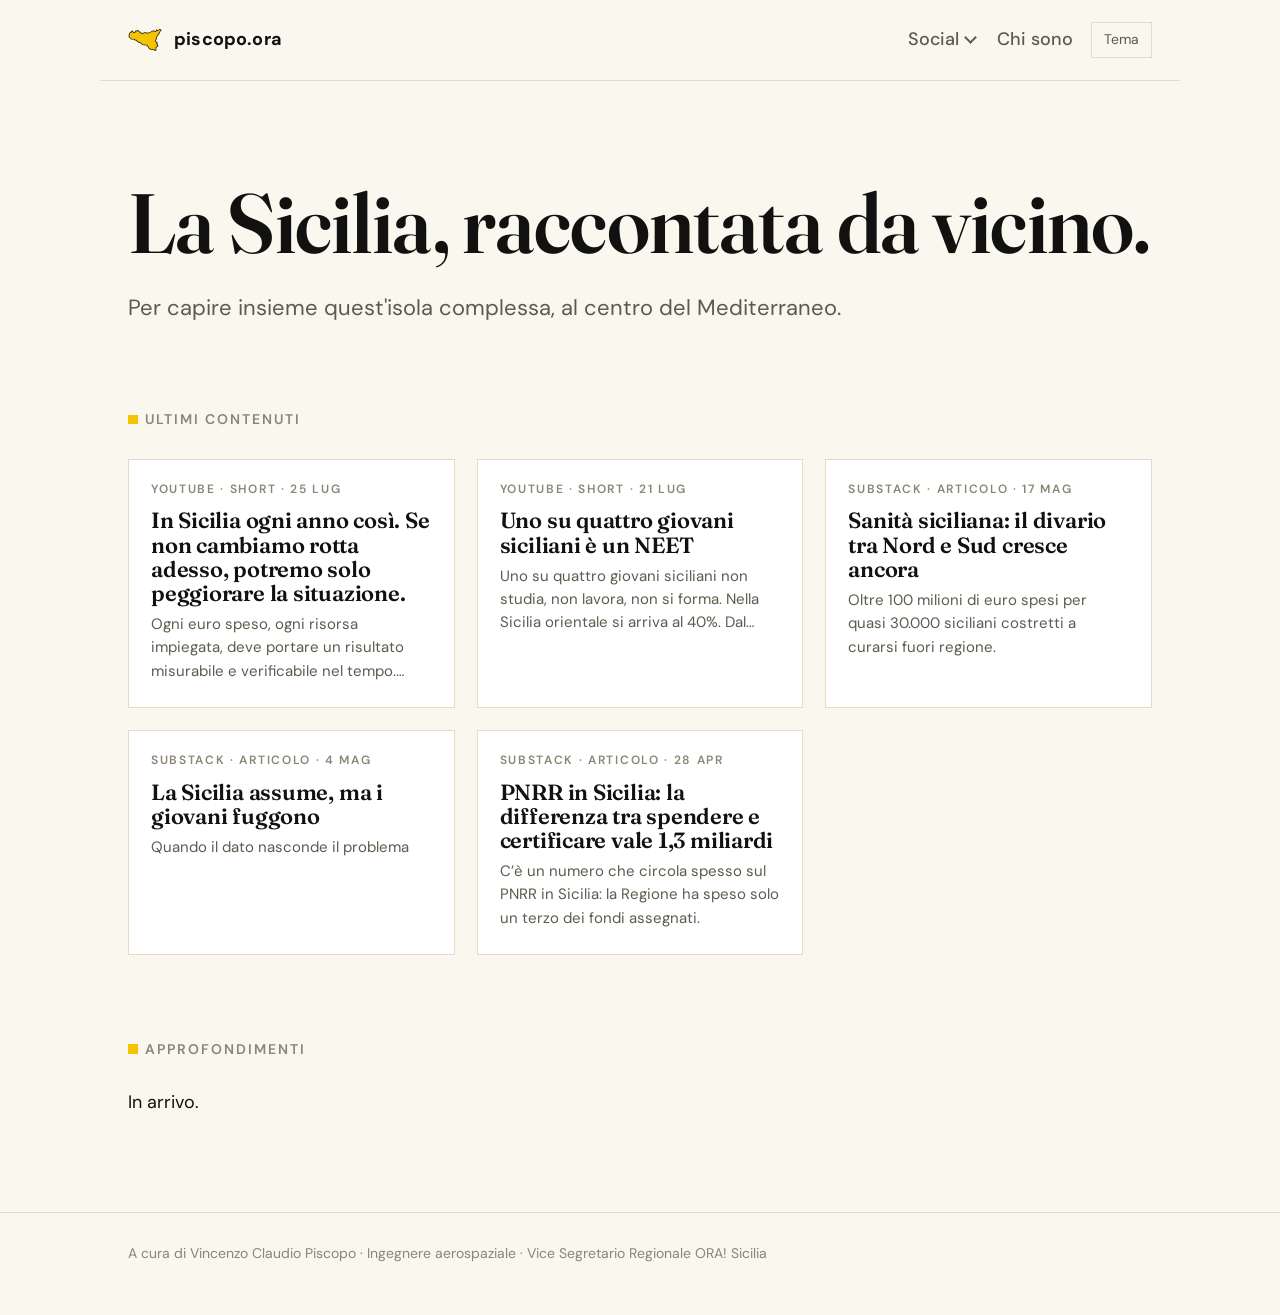
<file: index.html>
<!doctype html>
<html lang="it">
<head>
<meta charset="utf-8">
<meta name="viewport" content="width=device-width,initial-scale=1">
<title>piscopo.ora</title>
<meta name="description" content="Storia, analisi e dati su Palermo e la Sicilia, a cura di Vincenzo Claudio Piscopo.">
<link rel="icon" href="assets/favicon.svg?v=202611261100" type="image/svg+xml">
<link rel="icon" href="assets/favicon-32.png" sizes="32x32" type="image/png">
<link rel="apple-touch-icon" href="assets/apple-touch-icon.png">
<meta name="theme-color" content="#111110">
<link rel="stylesheet" href="assets/site.css?v=202611261100">
<script>try{var t=localStorage.getItem('tema');if(t)document.documentElement.dataset.theme=t}catch(e){}</script>
</head>
<body>
<div class="wrap top"><a class="brand" href="./"><img class="brand-ico" src="assets/favicon.svg?v=202611261100" alt="" width="34" height="34">piscopo.ora</a>
<nav><div class="dd"><button class="ddbtn" type="button" aria-haspopup="true" aria-expanded="false" aria-controls="ddsocial">Social</button><div class="ddmenu" id="ddsocial" hidden><a href="https://www.instagram.com/piscopo.ora/" target="_blank" rel="noopener">Instagram</a><a href="https://www.tiktok.com/@piscopo.ora" target="_blank" rel="noopener">TikTok</a><a href="https://www.facebook.com/orapiscopo" target="_blank" rel="noopener">Facebook</a><a href="https://www.threads.com/@piscopo.ora" target="_blank" rel="noopener">Threads</a><a href="https://substack.com/@vincenzoclaudiopiscopo" target="_blank" rel="noopener">Substack</a><a href="https://www.youtube.com/@VincenzoClaudio_Piscopo" target="_blank" rel="noopener">YouTube</a><a href="https://x.com/piscopoora" target="_blank" rel="noopener">X</a><a href="https://www.linkedin.com/in/vincenzoclaudiopiscopo" target="_blank" rel="noopener">LinkedIn</a></div></div><a href="https://piscopovincenzoclaudio.github.io" target="_blank" rel="noopener">Chi sono</a><button class="tbtn" onclick="toggleTheme()">Tema</button></nav></div>
<main>
 <section class="hero wrap">
  <h1>La Sicilia, raccontata da vicino.</h1>
  <p>Per capire insieme quest'isola complessa, al centro del Mediterraneo.</p>
 </section>
 <section class="wrap section-t" id="ultimi" hidden>
  <div class="label"><span class="sq"></span>Ultimi contenuti</div>
  <div class="feed" id="feed"></div>
 </section>
 <section class="wrap section-t" id="dati">
  <div class="label"><span class="sq"></span>Approfondimenti</div>
  <div class="cards" id="cards"></div>
 </section>
</main>
<footer><div class="wrap">A cura di Vincenzo Claudio Piscopo · Ingegnere aerospaziale · Vice Segretario Regionale ORA! Sicilia</div></footer>
<script>
(()=>{const b=document.querySelector('.ddbtn'),m=document.getElementById('ddsocial');const set=o=>{m.hidden=!o;b.setAttribute('aria-expanded',o)};b.addEventListener('click',e=>{e.stopPropagation();set(m.hidden)});document.addEventListener('click',e=>{if(!m.contains(e.target))set(false)});document.addEventListener('keydown',e=>{if(e.key==='Escape'){set(false);b.focus()}})})();
window.toggleTheme=()=>{const t=document.documentElement.dataset.theme==='scuro'?'chiaro':'scuro';document.documentElement.dataset.theme=t;try{localStorage.setItem('tema',t)}catch(e){}};
const esc=s=>String(s??'').replace(/[&<>"']/g,c=>({'&':'&amp;','<':'&lt;','>':'&gt;','"':'&quot;',"'":'&#39;'}[c]));
fetch('dati/feed.json',{cache:'no-cache'}).then(r=>r.json()).then(f=>{
 const it=(f.items||[]).slice(0,6);if(!it.length)return;
 const nomi={youtube:'YouTube',substack:'Substack'};
 document.getElementById('feed').innerHTML=it.map(i=>`<a class="fcard" href="${esc(i.url)}" target="_blank" rel="noopener">
  ${i.thumb?`<div class="fimg"><img src="${esc(i.thumb)}" alt="" loading="lazy" onerror="this.parentNode.remove()"></div>`:''}
  <div class="fbody"><div class="label">${esc(nomi[i.src]||i.src)} · ${esc(i.kind||'')} · ${new Date(i.date).toLocaleDateString('it-IT',{day:'numeric',month:'short'})}</div>
  <h3>${esc(i.title)}</h3>${i.text?`<p>${esc(i.text)}</p>`:''}</div></a>`).join('');
 document.getElementById('ultimi').hidden=false;
}).catch(()=>{});
fetch('dati/index.json',{cache:'no-cache'}).then(r=>r.json()).then(l=>{
 l.sort((a,b)=>(b.date||'').localeCompare(a.date||''));
 document.getElementById('cards').innerHTML=l.map(d=>`<a class="card" href="dati/${esc(d.slug)}/">
  <div class="label">${esc(d.area||'Sicilia')} · ${d.date?new Date(d.date).toLocaleDateString('it-IT',{day:'numeric',month:'short',year:'numeric'}):''}</div>
  <h3>${esc(d.title)}</h3><p>${esc(d.lead||'')}</p>
  ${d.headline?`<div class="big">${esc(d.headline.value)}</div><p>${esc(d.headline.text)}</p>`:''}</a>`).join('')||'<p>In arrivo.</p>';
}).catch(()=>{document.getElementById('cards').innerHTML='<p>In arrivo.</p>'});
</script>
</body>
</html>
</file>
<file: assets/site.css>
@font-face{font-family:'DM Sans';src:url('fonts/DMSans.ttf');font-weight:100 1000;font-display:swap}
@font-face{font-family:'Fraunces';src:url('fonts/Fraunces.ttf');font-weight:100 900;font-display:swap}
@font-face{font-family:'DM Mono';src:url('fonts/DMMono-Medium.ttf');font-weight:500;font-display:swap}

:root{
  --bg:#FAF7EF; --ink:#111110; --sub:#5F5A4E; --muted:#8A8576; --line:#E3DCC8;
  --track:#ECE6D6; --panel:#FFFFFF; --yel:#F5C400; --num:#111110;
  --serif:'Fraunces',Georgia,serif; --sans:'DM Sans',system-ui,sans-serif; --mono:'DM Mono',monospace;
}
[data-theme="scuro"]{
  --bg:#111110; --ink:#FAF7EF; --sub:#B9B3A3; --muted:#8A8576; --line:#2A2926;
  --track:#2A2926; --panel:#1C1B19; --num:#F5C400;
}
*{box-sizing:border-box;margin:0;padding:0}
html{scroll-behavior:smooth}
body{background:var(--bg);color:var(--ink);font-family:var(--sans);font-size:18px;line-height:1.55;-webkit-font-smoothing:antialiased}
h1,h2,h3,.serif{font-family:var(--serif);font-weight:600;font-variation-settings:'WONK' 0,'SOFT' 0;letter-spacing:-.01em;line-height:1.1}
a{color:inherit}
.wrap{max-width:1080px;margin:0 auto;padding:0 28px}
.sq{display:inline-block;width:.7em;height:.7em;background:var(--yel);margin-right:.55em;vertical-align:-.02em}
.hl{background:var(--yel);color:#111110;padding:0 .12em;box-decoration-break:clone;-webkit-box-decoration-break:clone}
.label{font-weight:600;font-size:14px;letter-spacing:.14em;text-transform:uppercase;color:var(--muted)}

/* header */
.top{display:flex;justify-content:space-between;align-items:center;padding-top:22px;padding-bottom:22px;border-bottom:1px solid var(--line)}
.brand{font-weight:700;text-decoration:none;letter-spacing:.01em;display:inline-flex;align-items:center;gap:12px}
.brand-ico{width:34px;height:34px;display:block;transition:transform .3s cubic-bezier(.2,.8,.2,1)}
.brand:hover .brand-ico{transform:rotate(-6deg) scale(1.08)}
.top nav{display:flex;align-items:center;white-space:nowrap}
.top nav a{margin-left:22px;text-decoration:none;color:var(--sub);font-weight:500}
.top nav a:hover{color:var(--ink)}
.tbtn{background:none;border:1px solid var(--line);color:var(--sub);font:inherit;font-size:14px;padding:6px 12px;cursor:pointer;margin-left:18px}
/* menu a tendina Social */
.dd{position:relative;margin-left:22px}
.ddbtn{background:none;border:0;font:inherit;font-weight:500;color:var(--sub);cursor:pointer;display:inline-flex;align-items:center;gap:7px;padding:0}
.ddbtn:after{content:'';width:7px;height:7px;border-right:2px solid currentColor;border-bottom:2px solid currentColor;transform:translateY(-2px) rotate(45deg);transition:transform .2s}
.ddbtn[aria-expanded="true"]:after{transform:translateY(2px) rotate(-135deg)}
.ddbtn:hover,.ddbtn[aria-expanded="true"]{color:var(--ink)}
.ddmenu{position:absolute;right:0;top:calc(100% + 14px);min-width:190px;background:var(--panel);border:1px solid var(--line);box-shadow:0 12px 32px rgba(0,0,0,.18);padding:6px;z-index:20;animation:ddin .18s var(--ease,ease)}
.ddmenu[hidden]{display:none}
.top nav .ddmenu a{display:flex;align-items:center;gap:10px;margin:0;padding:9px 12px;font-size:15px;font-weight:600;color:var(--sub)}
.top nav .ddmenu a:before{content:'';width:8px;height:8px;background:var(--yel);flex:none}
.top nav .ddmenu a:hover{background:var(--track);color:var(--ink)}
@keyframes ddin{from{opacity:0;transform:translateY(-6px)}to{opacity:1;transform:none}}

/* home */
.hero{padding-top:96px;padding-bottom:64px}
.hero h1{font-size:clamp(44px,7vw,84px)}
.hero p{font-size:22px;color:var(--sub);max-width:720px;margin-top:22px}
.role{margin-top:26px;color:var(--muted);font-size:16px}
.cards{display:grid;grid-template-columns:repeat(auto-fill,minmax(300px,1fr));gap:22px;padding:28px 0 96px}
.card{display:block;text-decoration:none;background:var(--panel);border:1px solid var(--line);padding:28px;transition:border-color .2s,transform .2s}
.card:hover{border-color:var(--yel);transform:translateY(-2px)}
.card h3{font-size:26px;margin:12px 0 10px}
.card p{color:var(--sub);font-size:16px}
.card .big{font-family:var(--serif);font-weight:600;font-size:52px;color:var(--num);margin-top:16px;line-height:1}
.section-t{padding-top:20px}

/* dashboard */
.dhead{padding:72px 0 40px;border-bottom:1px solid var(--line)}
.dhead h1{font-size:clamp(38px,5.5vw,68px);margin:16px 0 18px}
.dhead .lead{font-size:21px;color:var(--sub);max-width:780px}
.meta{display:flex;flex-wrap:wrap;gap:18px;margin-top:26px;font-size:15px;color:var(--muted)}
.meta a{color:var(--ink);font-weight:600}
.toc{display:flex;flex-wrap:wrap;gap:10px;margin-top:28px}
.toc a{font-size:14px;text-decoration:none;border:1px solid var(--line);padding:6px 12px;color:var(--sub)}
.toc a:hover{border-color:var(--yel);color:var(--ink)}

.viz{padding:72px 0;border-bottom:1px solid var(--line);scroll-margin-top:20px}
.viz h2{font-size:clamp(28px,3.6vw,44px);margin:14px 0 10px;max-width:900px}
.viz .note{font-size:19px;color:var(--sub);max-width:760px;margin-top:22px}
.vfoot{display:flex;justify-content:space-between;align-items:center;gap:16px;margin-top:28px;font-size:14px;color:var(--muted)}
.vfoot a.src{color:var(--muted)}
.vfoot a.src:hover{color:var(--ink)}
.copy{background:none;border:none;color:var(--muted);font:inherit;font-size:14px;cursor:pointer;text-decoration:underline}

.bigstat{display:flex;align-items:center;gap:56px;flex-wrap:wrap}
.bignum{font-family:var(--serif);font-weight:600;font-size:clamp(110px,16vw,210px);line-height:.9;color:var(--num);font-variation-settings:'WONK' 0,'SOFT' 0;letter-spacing:-.03em}
.bignum small{font-size:.4em;color:var(--ink);margin-left:.05em}

.split{display:grid;grid-template-columns:1fr auto 1fr;gap:26px;align-items:stretch;margin-top:30px}
.split .box{background:var(--panel);border:1px solid var(--line);padding:32px}
.split .box.on{border:3px solid var(--yel)}
.split .v{font-family:var(--serif);font-weight:600;font-size:clamp(54px,7vw,96px);line-height:1;font-variation-settings:'WONK' 0,'SOFT' 0}
.split .on .v{color:var(--num)}
.split .c{color:var(--sub);margin-top:10px}
.split .vs{align-self:center;font-family:var(--mono);color:var(--muted);text-transform:uppercase}

.bars{margin-top:34px;display:flex;flex-direction:column;gap:14px}
.bar{display:grid;grid-template-columns:minmax(110px,200px) 1fr 110px;align-items:center;gap:18px;cursor:default}
.bar .n{text-align:right;font-weight:600;color:var(--sub)}
.bar .t{height:34px;background:var(--track);position:relative}
.bar .f{position:absolute;inset:0 auto 0 0;width:0;background:var(--sub)}
.bar .v{font-family:var(--serif);font-weight:600;font-size:24px;font-variation-settings:'WONK' 0,'SOFT' 0}
.bar.on .f{background:var(--yel)} .bar.on .n{color:var(--ink)} .bar.on .v{color:var(--num)}
.bar:hover .t{outline:2px solid var(--yel)}

.chart{margin-top:30px;position:relative}
.chart svg{width:100%;height:auto;display:block;overflow:visible}
.chart .ax{stroke:var(--line);stroke-width:2}
.chart .ln{fill:none;stroke:var(--ink);stroke-width:4;stroke-linejoin:round;stroke-linecap:round}
.chart .ar{fill:var(--yel);opacity:.12}
.chart .pt{fill:var(--ink);transition:r .15s}
.chart .pt.last{fill:var(--yel)}
.chart .tx{font-family:var(--sans);font-weight:600;font-size:15px;fill:var(--muted)}
.chart .tv{font-family:var(--serif);font-weight:600;font-size:22px;fill:var(--sub)}
.chart .tv.last{fill:var(--num);font-size:28px}
.tip{position:absolute;pointer-events:none;background:var(--ink);color:var(--bg);font-size:15px;padding:8px 12px;white-space:nowrap;transform:translate(-50%,-120%);opacity:0;transition:opacity .15s}
.tip b{font-family:var(--serif)}

.donut{display:flex;align-items:center;gap:56px;flex-wrap:wrap}
.dwrap{position:relative;width:260px;height:260px;flex:none}
.donut svg{width:260px;height:260px}
.dv{position:absolute;inset:0;display:flex;align-items:center;justify-content:center;font-family:var(--serif);font-weight:600;font-size:52px;font-variation-settings:'WONK' 0,'SOFT' 0}
.bigtxt{flex:1;min-width:280px}

.tl{position:relative;display:grid;grid-auto-flow:column;grid-auto-columns:1fr;gap:22px;margin-top:44px}
.tl:before{content:'';position:absolute;left:0;right:0;top:10px;height:3px;background:var(--line)}
.ev{position:relative}
.ev i{display:block;width:22px;height:22px;border-radius:50%;background:var(--bg);border:4px solid var(--sub);position:relative}
.ev.on i{background:var(--yel);border-color:var(--yel)}
.ev .d{font-family:var(--serif);font-weight:600;font-size:28px;margin-top:16px}
.ev.on .d{color:var(--num)}
.ev .x{color:var(--sub);font-size:16px;margin-top:4px}

.list{margin-top:30px}
.list li{list-style:none;display:flex;gap:24px;align-items:baseline;border-top:1px solid var(--line);padding:18px 0;font-size:22px;font-weight:500}
.list li span{font-family:var(--mono);color:var(--muted);font-size:16px}

.sources{padding:72px 0 96px}
.sources h2{font-size:36px;margin-bottom:22px}
.sources ol{list-style:none;counter-reset:s}
.sources li{counter-increment:s;padding:14px 0;border-top:1px solid var(--line);display:grid;grid-template-columns:52px 1fr;gap:12px;scroll-margin-top:20px}
.sources li:before{content:'[' counter(s) ']';font-family:var(--mono);color:var(--muted)}
.sources li:target{background:color-mix(in srgb,var(--yel) 18%,transparent)}
.sources .e{font-weight:600}
.w2{color:var(--muted);font-size:14px}
footer{border-top:1px solid var(--line);padding:30px 0 50px;color:var(--muted);font-size:14px}


/* modalità video: ogni grafico a schermo intero 16:9, scroll a scatti */
body.video{overflow:hidden}
body.video .top,body.video .toc,body.video footer,body.video .copy,body.video .sources{display:none}
body.video main{height:100vh;overflow-y:scroll;scroll-snap-type:y mandatory}
body.video .dhead,body.video .viz{min-height:100vh;scroll-snap-align:start;display:flex;flex-direction:column;justify-content:center;border:none;padding:6vh 0}
body.video .wrap{max-width:min(1500px,88vw);width:100%}
body.video{font-size:24px}
body.video .viz h2{font-size:clamp(40px,4.4vw,72px)}
body.video .viz .note{font-size:28px;max-width:1200px}
body.video .bar{grid-template-columns:minmax(160px,280px) 1fr 160px}
body.video .bar .t{height:52px}
body.video .bar .v{font-size:36px}
body.video .vhint{display:block}
.vhint{display:none;position:fixed;right:24px;bottom:18px;font-size:13px;color:var(--muted);z-index:5}

@media (max-width:700px){
  .split{grid-template-columns:1fr}.split .vs{display:none}
  .tl{grid-auto-flow:row}.tl:before{display:none}
  .bar{grid-template-columns:90px 1fr 70px;gap:10px}.bar .v{font-size:18px}
  .top nav a{margin-left:14px;font-size:15px}.top nav a[href*="video"]{display:none}.dd{margin-left:14px}.ddbtn{font-size:15px}
  .tbtn{margin-left:12px;font-size:13px;padding:5px 9px}
  .brand{gap:9px;font-size:16px}.brand-ico{width:28px;height:28px}
}


.acc{color:var(--num)}

/* ===================== Animazioni per elemento ===================== */
:root{--ease:cubic-bezier(.2,.8,.2,1);--ease2:cubic-bezier(.7,0,.2,1)}

/* occhiello: quadrato che si apre, testo che scivola */
.anim .label .sq{transform:scale(0);transition:transform .45s var(--ease) .05s}
.anim .label{opacity:0;transform:translateX(-18px);transition:opacity .45s,transform .55s var(--ease)}
.anim.in .label,.anim.in .label .sq{opacity:1;transform:none}

/* titolo: parole che salgono una alla volta */
.w{display:inline-block;overflow:hidden;vertical-align:top;padding-bottom:.12em;margin-bottom:-.12em}
.w>span{display:inline-block;transform:translateY(112%);transition:transform .75s var(--ease);transition-delay:calc(.3s + var(--d,0) * 55ms)}
.anim.in .w>span{transform:none}

/* box giallo che si stende sulla parola chiave, dopo il titolo */
.anim .hl{background:linear-gradient(var(--yel),var(--yel)) no-repeat left center/0% 100%;color:var(--ink);transition:background-size .6s var(--ease2) var(--hd,.8s),color .2s linear var(--hd,.8s)}
.anim.in .hl{background-size:100% 100%;color:#111110}
.anim .acc{transition:color .4s var(--hd,.9s)}

/* testi secondari e piede: arrivano per ultimi */
.anim .note,.anim .lead,.anim .meta,.anim .toc,.anim .vfoot{opacity:0;transform:translateY(10px);transition:opacity .6s,transform .6s var(--ease);transition-delay:1.3s}
.anim.in .note,.anim.in .lead,.anim.in .meta,.anim.in .toc,.anim.in .vfoot{opacity:1;transform:none}
.anim .lead{transition-delay:.9s}.anim .meta{transition-delay:1.1s}

/* numero grande: entra scalando mentre conta */
.anim .bignum{opacity:0;transform:scale(.82) translateY(20px);transform-origin:left bottom;transition:opacity .5s .25s,transform .9s var(--ease) .25s}
.anim.in .bignum{opacity:1;transform:none}
.anim .bignum small{display:inline-block;opacity:0;transform:translateX(-12px);transition:opacity .4s 1.4s,transform .5s var(--ease) 1.4s}
.anim.in .bignum small{opacity:1;transform:none}

/* due numeri: box da sinistra e da destra, "vs" che appare in mezzo */
.anim .split .box{opacity:0;transition:opacity .5s,transform .8s var(--ease)}
.anim .split .box.l{transform:translateX(-60px);transition-delay:.45s}
.anim .split .box.r{transform:translateX(60px);transition-delay:.65s}
.anim .split .vs{opacity:0;transform:scale(.5);transition:opacity .3s 1s,transform .5s var(--ease) 1s}
.anim.in .split .box,.anim.in .split .vs{opacity:1;transform:none}
.anim .split .box.on{border-color:transparent;transition:opacity .5s,transform .8s var(--ease),border-color .4s 1.5s}
.anim.in .split .box.on{border-color:var(--yel)}

/* barre: una dopo l'altra, poi si riempiono */
.anim .bar{opacity:0;transform:translateX(-24px);transition:opacity .4s,transform .5s var(--ease);transition-delay:calc(.45s + var(--i) * 90ms)}
.anim .bar .f{width:0;transition:width 1s var(--ease);transition-delay:calc(.55s + var(--i) * 90ms)}
.anim.in .bar{opacity:1;transform:none}
.anim.in .bar .f{width:var(--w)}
.anim .bar.on .f{background:var(--sub)}
.anim.in .bar.on .f{background:var(--yel);transition:width 1s var(--ease) calc(.55s + var(--i) * 90ms),background .4s 1.8s}

/* andamento: la linea si disegna, i punti scoppiano lungo il percorso */
.anim .chart .ln{stroke-dasharray:var(--len,3000);stroke-dashoffset:var(--len,3000);transition:stroke-dashoffset 1.8s cubic-bezier(.45,0,.2,1) .5s}
.anim.in .chart .ln{stroke-dashoffset:0}
.anim .chart .ar{opacity:0;transition:opacity .8s 2.1s}
.anim.in .chart .ar{opacity:.12}
.anim .chart .ax{transform:scaleX(0);transform-origin:left;transform-box:fill-box;transition:transform .7s var(--ease) .2s}
.anim.in .chart .ax{transform:none}
.anim .chart .pt{transform:scale(0);transform-box:fill-box;transform-origin:center;transition:transform .4s cubic-bezier(.3,1.6,.5,1);transition-delay:calc(.5s + var(--f) * 1.8s)}
.anim.in .chart .pt{transform:none}
.anim .chart .tv,.anim .chart .tx{opacity:0;transition:opacity .4s;transition-delay:calc(.6s + var(--f) * 1.8s)}
.anim.in .chart .tv,.anim.in .chart .tx{opacity:1}
.anim .chart .tv.last{transition-delay:2.4s}

/* torta: l'arco gira mentre il numero conta */
.anim .arc{stroke-dasharray:0 var(--c);transition:stroke-dasharray 1.4s var(--ease) .45s}
.anim.in .arc{stroke-dasharray:var(--to)}
.anim .dwrap{opacity:0;transform:rotate(-30deg) scale(.85);transition:opacity .5s .2s,transform .9s var(--ease) .2s}
.anim.in .dwrap{opacity:1;transform:none}

/* cronologia: l'asse si traccia, le tappe arrivano in sequenza */
.anim .tl:before{transform:scaleX(0);transform-origin:left;transition:transform 1.2s cubic-bezier(.45,0,.2,1) .4s}
.anim.in .tl:before{transform:none}
.anim .ev{opacity:0;transform:translateY(18px);transition:opacity .45s,transform .55s var(--ease);transition-delay:calc(.6s + var(--i) * 220ms)}
.anim .ev i{transform:scale(0);transition:transform .4s cubic-bezier(.3,1.6,.5,1);transition-delay:calc(.6s + var(--i) * 220ms)}
.anim.in .ev,.anim.in .ev i{opacity:1;transform:none}

/* lista: i punti scivolano dentro, la riga si traccia */
.anim .list li{opacity:0;transform:translateX(-36px);transition:opacity .45s,transform .6s var(--ease);transition-delay:calc(.6s + var(--i) * 200ms)}
.anim.in .list li{opacity:1;transform:none}
.anim .list li span{display:inline-block;color:var(--muted);transition:color .4s;transition-delay:calc(.9s + var(--i) * 200ms)}
.anim.in .list li span{color:var(--yel)}
[data-theme="chiaro"] .anim.in .list li span{color:var(--ink)}

/* ---- modalità passi: un elemento a ogni tasto ---- */
body.passi .anim.in .step:not(.shown){opacity:0;transform:translateX(-24px)}
body.passi .anim.in .bar:not(.shown) .f{width:0}
body.passi .anim.in .ev:not(.shown) i{transform:scale(0)}
body.passi .anim.in .step.shown,body.passi .anim.in .step.shown i,body.passi .anim.in .step.shown span{transition-delay:0s}
body.passi .anim.in .bar.shown .f{transition-delay:.1s}
.vhint b{color:var(--ink)}

/* niente movimento per chi lo disattiva */
body.reduced .anim *,body.reduced .anim{transition:none!important}

/* ===================== Social ===================== */
.social{display:flex;flex-wrap:wrap;gap:10px;margin-top:30px}
.social a{display:inline-flex;align-items:center;gap:8px;text-decoration:none;font-size:15px;font-weight:600;border:1px solid var(--line);padding:8px 14px;color:var(--sub);transition:border-color .2s,color .2s,transform .2s}
.social a:before{content:'';width:9px;height:9px;background:var(--yel)}
.social a:hover{border-color:var(--yel);color:var(--ink);transform:translateY(-2px)}
footer .social{margin-top:14px}
footer .social a{font-size:13px;padding:5px 10px}

/* ultimi contenuti (YouTube, Substack) */
#ultimi[hidden]{display:none}
.feed{display:grid;grid-template-columns:repeat(auto-fill,minmax(300px,1fr));gap:22px;padding:28px 0 64px}
.fcard{display:flex;flex-direction:column;text-decoration:none;background:var(--panel);border:1px solid var(--line);transition:border-color .2s,transform .2s}
.fcard:hover{border-color:var(--yel);transform:translateY(-3px)}
.fimg{aspect-ratio:16/9;overflow:hidden;background:var(--track)}
.fimg img{width:100%;height:100%;object-fit:cover;display:block}
.fbody{padding:20px 22px 24px}
.fbody .label{font-size:12px}
.fbody h3{font-size:22px;margin:10px 0 8px}
.fbody p{font-size:15px;color:var(--sub);display:-webkit-box;-webkit-line-clamp:3;-webkit-box-orient:vertical;overflow:hidden}
</file>
